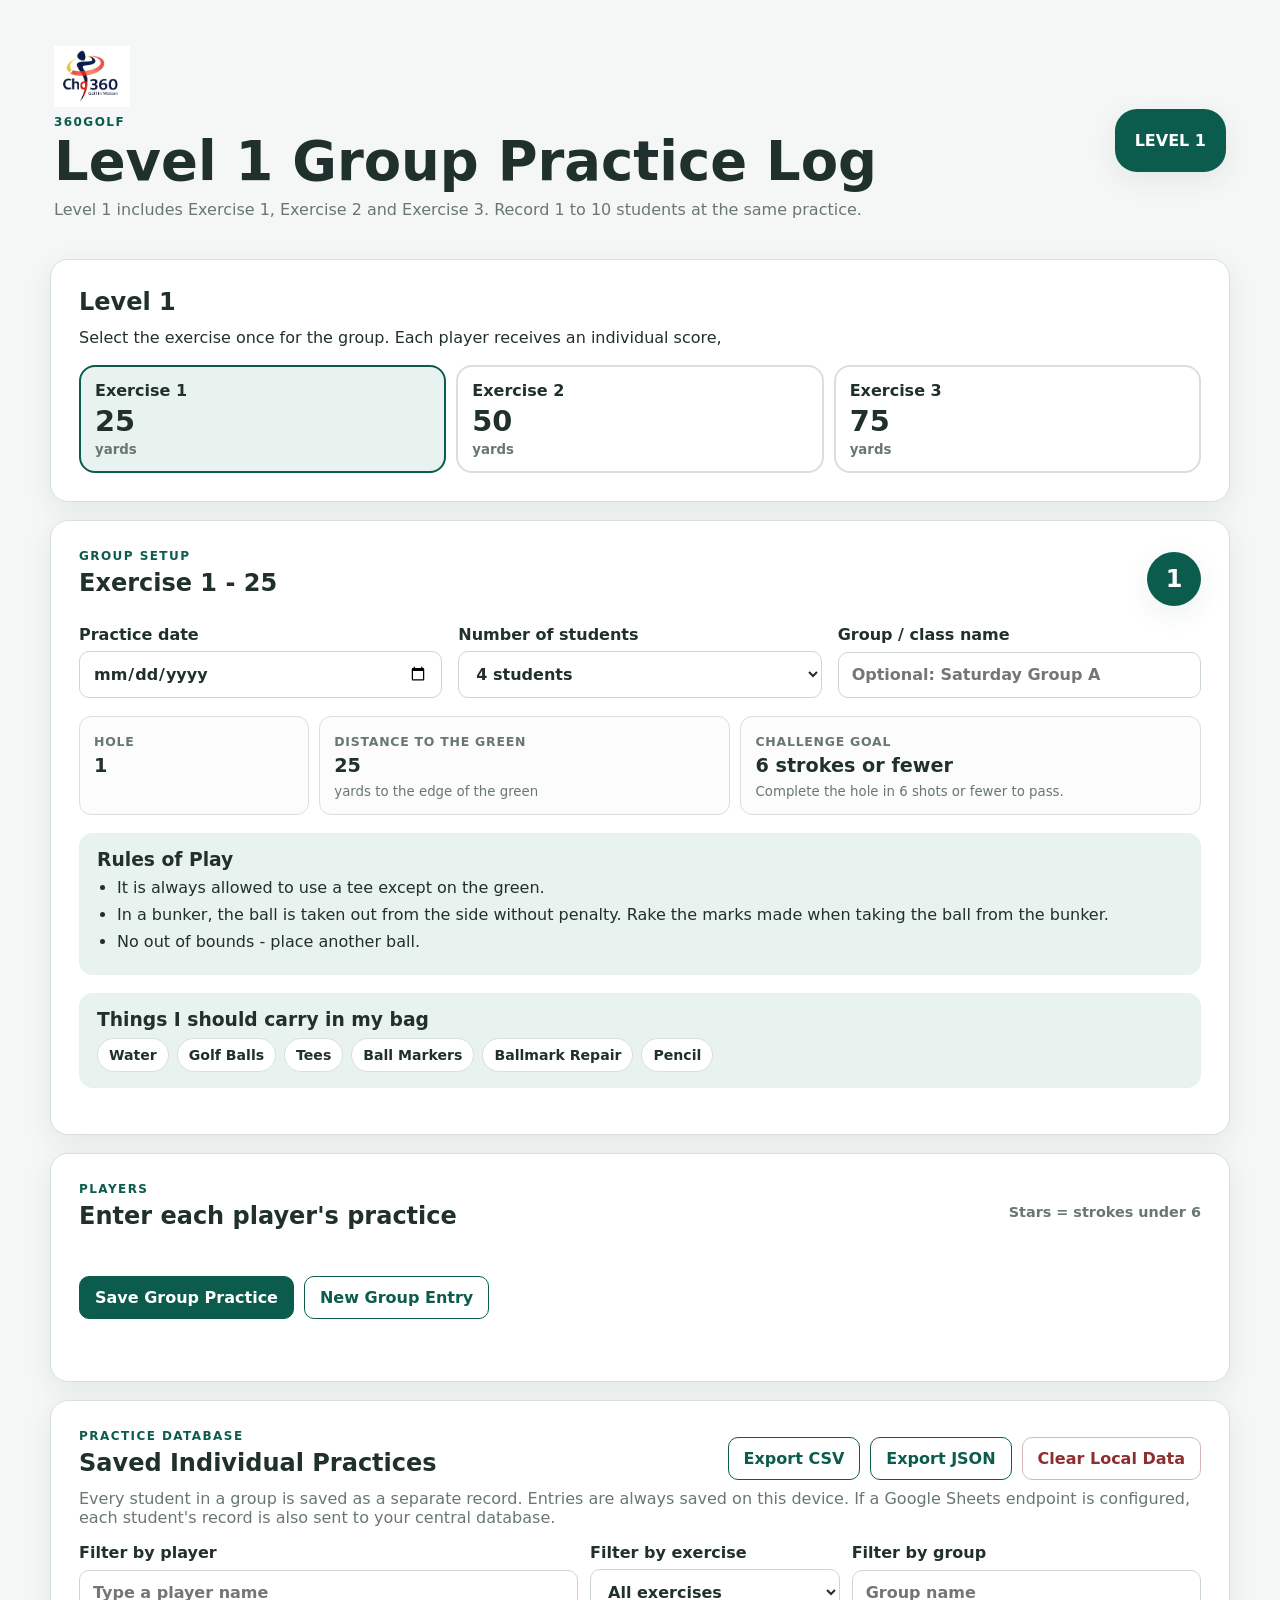
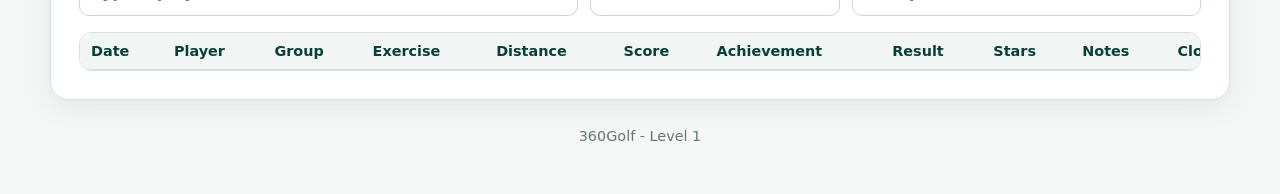
<file: index.html>
<!doctype html>
<html lang="en">
<head>
  <meta charset="utf-8" />
  <meta name="viewport" content="width=device-width,initial-scale=1" />
  <meta name="theme-color" content="#0b5c4d" />
  <title>360Golf - Level 1 Group Practice Log</title>
  <link rel="manifest" href="manifest.webmanifest" />
  <meta name="apple-mobile-web-app-capable" content="yes" />
  <meta name="apple-mobile-web-app-status-bar-style" content="default" />
  <meta name="apple-mobile-web-app-title" content="360Golf Level 1" />
  <link rel="apple-touch-icon" href="apple-touch-icon.png" />
  <link rel="stylesheet" href="styles.css" />
</head>
<body>
  <main class="wrap">
    <header class="hero">
      <div>
        <img class="chq360-logo" src="chq360-logo.png" alt="CHQ 360 Golf in Motion" />
        <p class="eyebrow">360Golf</p>
        <h1>Level 1 Group Practice Log</h1>
        <p class="sub">Level 1 includes Exercise 1, Exercise 2 and Exercise 3. Record 1 to 10 students at the same practice.</p>
      </div>
      <div class="level-badge">LEVEL 1</div>
    </header>

    <section class="card intro">
      <h2>Level 1</h2>
      <p>
        Select the exercise once for the group. Each player receives an individual score,
      </p>

      <div class="stage-summary">
        <button class="stage active" data-exercise="1" type="button">
          <span>Exercise 1</span><strong>25</strong><small>yards</small>
        </button>
        <button class="stage" data-exercise="2" type="button">
          <span>Exercise 2</span><strong>50</strong><small>yards</small>
        </button>
        <button class="stage" data-exercise="3" type="button">
          <span>Exercise 3</span><strong>75</strong><small>yards</small>
        </button>
      </div>
    </section>

    <section class="card">
      <div class="section-head">
        <div>
          <p class="eyebrow">Group Setup</p>
          <h2 id="exerciseTitle">Exercise 1 - 25</h2>
        </div>
        <div class="mini-badge" id="exerciseBadge">1</div>
      </div>

      <div class="grid three">
        <label>
          Practice date
          <input id="practiceDate" type="date" />
        </label>

        <label>
          Number of students
          <select id="studentCount">
            <option value="1">1 student</option>
            <option value="2">2 students</option>
            <option value="3">3 students</option>
            <option value="4" selected>4 students</option>
            <option value="5">5 students</option>
            <option value="6">6 students</option>
            <option value="7">7 students</option>
            <option value="8">8 students</option>
            <option value="9">9 students</option>
            <option value="10">10 students</option>
          </select>
        </label>

        <label>
          Group / class name
          <input id="groupName" type="text" placeholder="Optional: Saturday Group A" />
        </label>
      </div>

      <div class="challenge">
        <div>
          <span class="label">Hole</span>
          <strong>1</strong>
        </div>
        <div>
          <span class="label">Distance to the green</span>
          <strong id="distanceValue">25</strong>
          <small>yards to the edge of the green</small>
        </div>
        <div>
          <span class="label">Challenge goal</span>
          <strong>6 strokes or fewer</strong>
          <small>Complete the hole in 6 shots or fewer to pass.</small>
        </div>
      </div>

      <div class="rules">
        <h3>Rules of Play</h3>
        <ul>
          <li>It is always allowed to use a tee except on the green.</li>
          <li>In a bunker, the ball is taken out from the side without penalty. Rake the marks made when taking the ball from the bunker.</li>
          <li>No out of bounds - place another ball.</li>
        </ul>
      </div>

      <div class="bag">
        <h3>Things I should carry in my bag</h3>
        <div class="chips">
          <span>Water</span>
          <span>Golf Balls</span>
          <span>Tees</span>
          <span>Ball Markers</span>
          <span>Ballmark Repair</span>
          <span>Pencil</span>
        </div>
      </div>
    </section>

    <section class="card">
      <div class="section-head">
        <div>
          <p class="eyebrow">Players</p>
          <h2>Enter each player's practice</h2>
        </div>
        <div class="legend">Stars = strokes under 6</div>
      </div>

      <div id="studentCards" class="student-list"></div>

      <div class="actions">
        <button id="saveGroupBtn" class="primary" type="button">Save Group Practice</button>
        <button id="resetGroupBtn" class="secondary" type="button">New Group Entry</button>
      </div>

      <p id="status" class="status" aria-live="polite"></p>
    </section>

    <section class="card">
      <div class="section-head">
        <div>
          <p class="eyebrow">Practice Database</p>
          <h2>Saved Individual Practices</h2>
        </div>
        <div class="actions compact">
          <button id="exportBtn" class="secondary" type="button">Export CSV</button>
          <button id="exportJsonBtn" class="secondary" type="button">Export JSON</button>
          <button id="clearBtn" class="danger" type="button">Clear Local Data</button>
        </div>
      </div>

      <p class="hint">
        Every student in a group is saved as a separate record. Entries are always saved on this device.
        If a Google Sheets endpoint is configured, each student's record is also sent to your central database.
      </p>

      <div class="filters">
        <label>
          Filter by player
          <input id="filterPlayer" type="search" placeholder="Type a player name" />
        </label>
        <label>
          Filter by exercise
          <select id="filterExercise">
            <option value="">All exercises</option>
            <option value="1">Exercise 1</option>
            <option value="2">Exercise 2</option>
            <option value="3">Exercise 3</option>
          </select>
        </label>
        <label>
          Filter by group
          <input id="filterGroup" type="search" placeholder="Group name" />
        </label>
      </div>

      <div class="table-wrap">
        <table>
          <thead>
            <tr>
              <th>Date</th>
              <th>Player</th>
              <th>Group</th>
              <th>Exercise</th>
              <th>Distance</th>
              <th>Score</th>
              <th>Achievement</th>
              <th>Result</th>
              <th>Stars</th>
              <th>Notes</th>
              <th>Cloud</th>
            </tr>
          </thead>
          <tbody id="practiceRows"></tbody>
        </table>
      </div>
    </section>

    <footer>360Golf - Level 1</footer>
  </main>

  <script src="config.js"></script>
  <script src="app.js"></script>
</body>
</html>
</file>
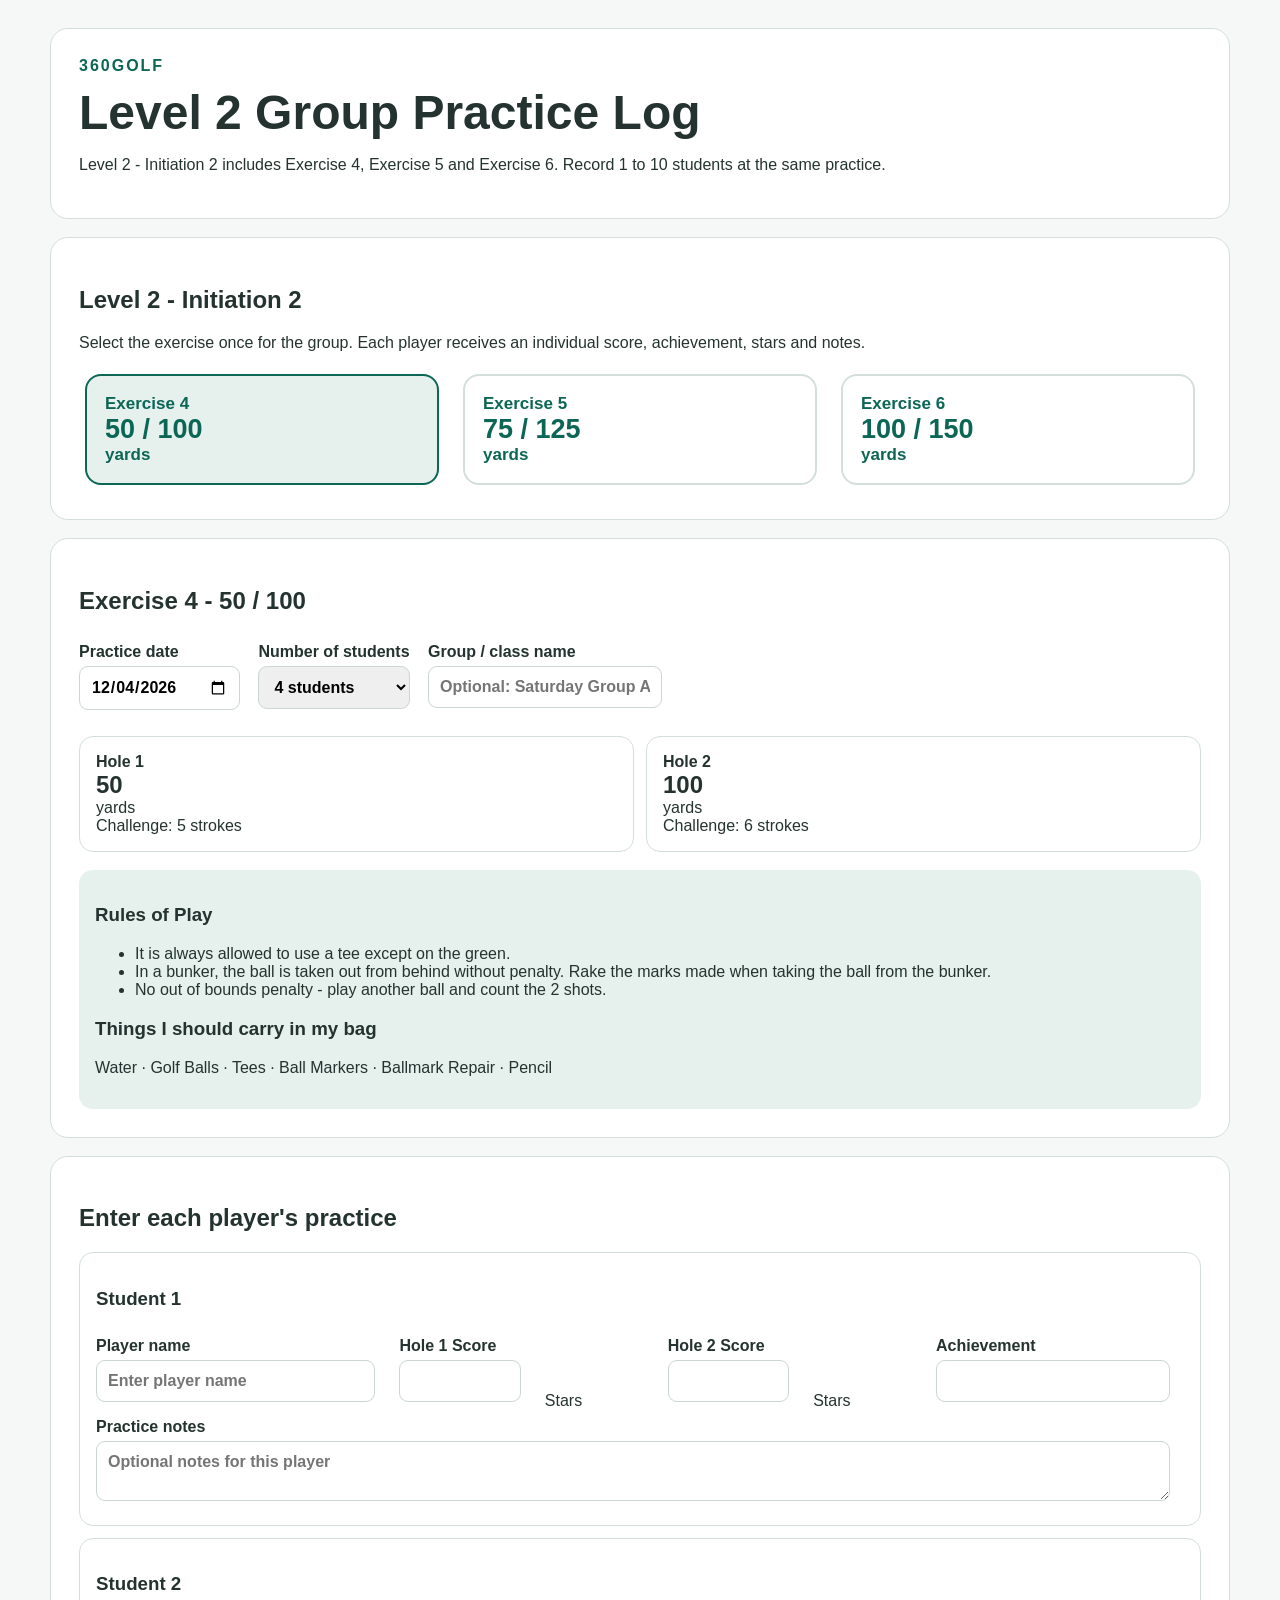
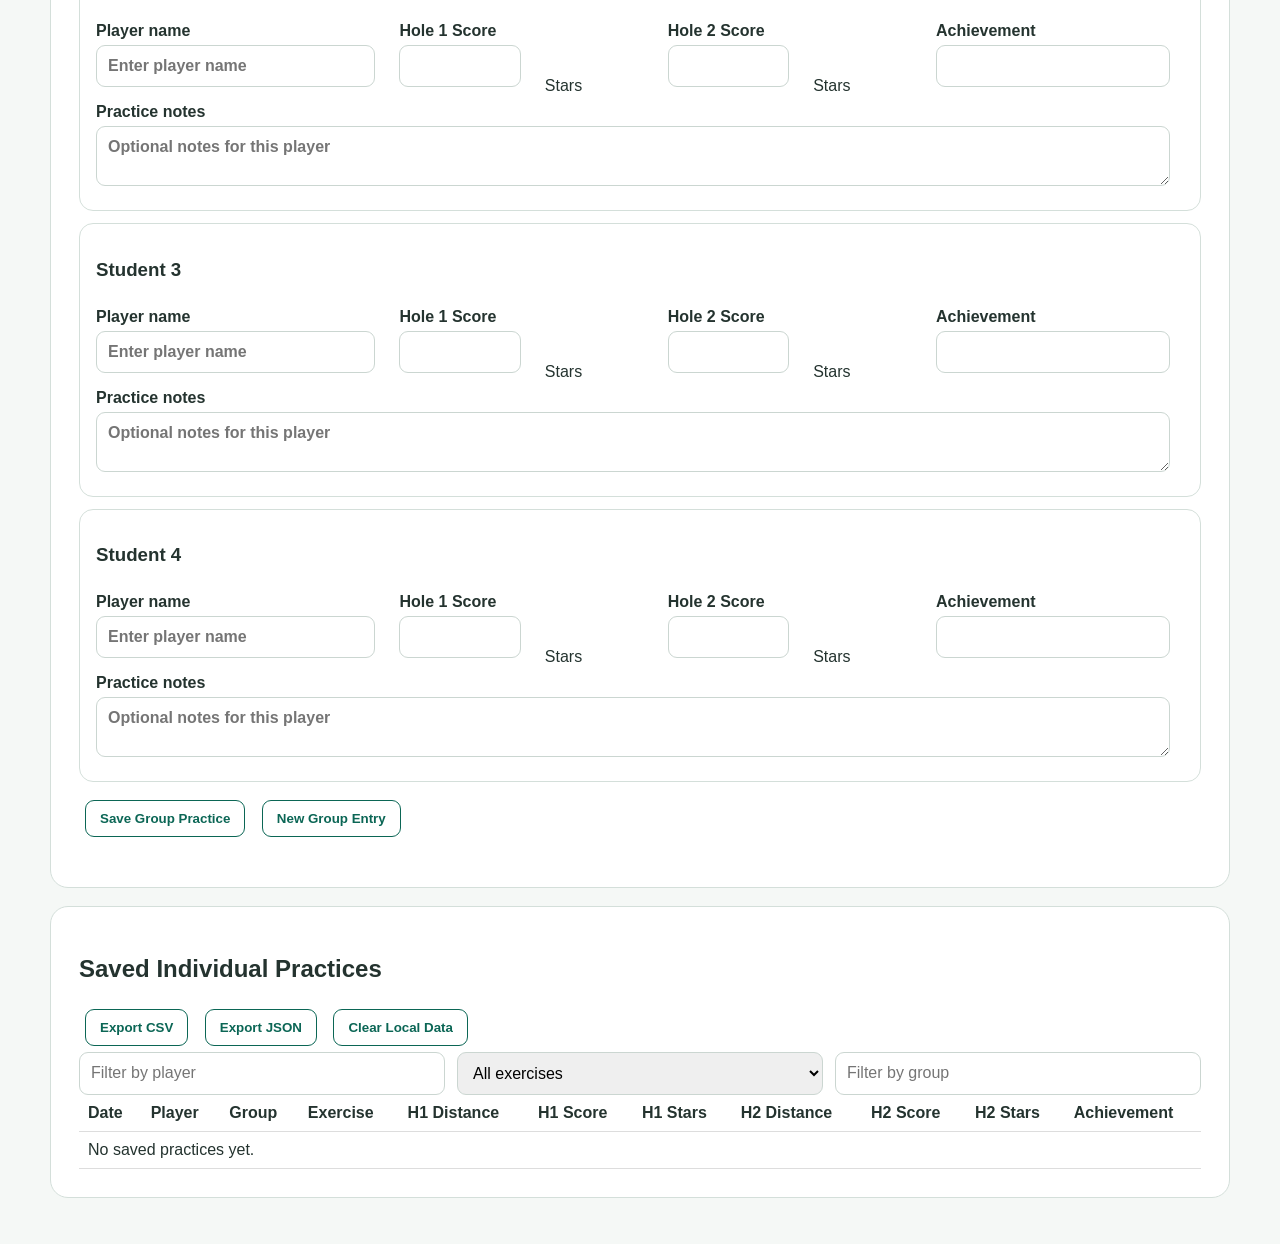
<file: level2/index.html>
<!doctype html>
<html lang="en">
<head>
  <meta charset="utf-8">
  <meta name="viewport" content="width=device-width,initial-scale=1">
  <title>360Golf Level 2</title>
  <link rel="stylesheet" href="styles.css">
</head>
<body>

<main>
  <header>
    <b>360GOLF</b>
    <h1>Level 2 Group Practice Log</h1>
    <p>Level 2 - Initiation 2 includes Exercise 4, Exercise 5 and Exercise 6. Record 1 to 10 students at the same practice.</p>
  </header>

  <section>
    <h2>Level 2 - Initiation 2</h2>
    <p>Select the exercise once for the group. Each player receives an individual score, achievement, stars and notes.</p>

    <div id="ex">
      <button data-e="4">
        Exercise 4<br>
        <strong>50 / 100</strong><br>
        yards
      </button>

      <button data-e="5">
        Exercise 5<br>
        <strong>75 / 125</strong><br>
        yards
      </button>

      <button data-e="6">
        Exercise 6<br>
        <strong>100 / 150</strong><br>
        yards
      </button>
    </div>
  </section>

  <section>
    <h2 id="title">Exercise 4 - 50 / 100</h2>

    <label>
      Practice date
      <input id="date" type="date">
    </label>

    <label>
      Number of students
      <select id="count">
        <option value="1">1 student</option>
        <option value="2">2 students</option>
        <option value="3">3 students</option>
        <option value="4" selected>4 students</option>
        <option value="5">5 students</option>
        <option value="6">6 students</option>
        <option value="7">7 students</option>
        <option value="8">8 students</option>
        <option value="9">9 students</option>
        <option value="10">10 students</option>
      </select>
    </label>

    <label>
      Group / class name
      <input id="group" placeholder="Optional: Saturday Group A">
    </label>

    <div class="holes">
      <div>
        <b>Hole 1</b>
        <span id="d1">50</span> yards
        <br>
        Challenge: 5 strokes
      </div>

      <div>
        <b>Hole 2</b>
        <span id="d2">100</span> yards
        <br>
        Challenge: 6 strokes
      </div>
    </div>

    <div class="rules">
      <h3>Rules of Play</h3>
      <ul>
        <li>It is always allowed to use a tee except on the green.</li>
        <li>In a bunker, the ball is taken out from behind without penalty. Rake the marks made when taking the ball from the bunker.</li>
        <li>No out of bounds penalty - play another ball and count the 2 shots.</li>
      </ul>

      <h3>Things I should carry in my bag</h3>
      <p>Water · Golf Balls · Tees · Ball Markers · Ballmark Repair · Pencil</p>
    </div>
  </section>

  <section>
    <h2>Enter each player's practice</h2>

    <div id="players"></div>

    <button id="save">Save Group Practice</button>
    <button id="new">New Group Entry</button>

    <p id="status"></p>
  </section>

  <section>
    <h2>Saved Individual Practices</h2>

    <button id="csv">Export CSV</button>
    <button id="json">Export JSON</button>
    <button id="clear">Clear Local Data</button>

    <div class="filters">
      <input id="fp" placeholder="Filter by player">

      <select id="fe">
        <option value="">All exercises</option>
        <option value="4">Exercise 4</option>
        <option value="5">Exercise 5</option>
        <option value="6">Exercise 6</option>
      </select>

      <input id="fg" placeholder="Filter by group">
    </div>

    <div class="table">
      <table>
        <thead>
          <tr>
            <th>Date</th>
            <th>Player</th>
            <th>Group</th>
            <th>Exercise</th>
            <th>H1 Distance</th>
            <th>H1 Score</th>
            <th>H1 Stars</th>
            <th>H2 Distance</th>
            <th>H2 Score</th>
            <th>H2 Stars</th>
            <th>Achievement</th>
            <th>Notes</th>
          </tr>
        </thead>

        <tbody id="rows"></tbody>
      </table>
    </div>
  </section>
</main>

<script src="app.js"></script>

</body>
</html>
</file>
<file: styles.css>
:root {
  --green: #0b5c4d;
  --green-dark: #083f36;
  --green-soft: #e8f2ee;
  --ink: #20302c;
  --muted: #687771;
  --bg: #f4f7f5;
  --card: #ffffff;
  --line: #d7e0dc;
  --danger: #8e2f2f;
  --shadow: 0 8px 28px rgba(22, 53, 45, .08);
}

* { box-sizing: border-box; }

body {
  margin: 0;
  font-family: Inter, ui-sans-serif, system-ui, -apple-system, BlinkMacSystemFont, "Segoe UI", sans-serif;
  color: var(--ink);
  background: var(--bg);
}

.wrap {
  width: min(1180px, calc(100% - 28px));
  margin: 0 auto;
  padding: 28px 0 50px;
}

.hero {
  display: flex;
  justify-content: space-between;
  gap: 18px;
  align-items: center;
  padding: 18px 4px 24px;
}

h1, h2, h3, p { margin-top: 0; }

h1 {
  font-size: clamp(2rem, 5vw, 3.4rem);
  line-height: 1;
  margin-bottom: 10px;
}

h2 { margin-bottom: 12px; }
h3 { margin-bottom: 8px; }

.eyebrow {
  text-transform: uppercase;
  letter-spacing: .12em;
  font-size: .75rem;
  font-weight: 800;
  color: var(--green);
  margin-bottom: 6px;
}

.sub, .hint, small { color: var(--muted); }

.level-badge, .mini-badge {
  background: var(--green);
  color: white;
  border-radius: 22px;
  font-weight: 900;
  box-shadow: var(--shadow);
}

.level-badge {
  padding: 22px 20px;
  min-width: 105px;
  text-align: center;
}

.mini-badge {
  width: 54px;
  height: 54px;
  border-radius: 50%;
  display: grid;
  place-items: center;
  font-size: 1.5rem;
}

.card {
  background: var(--card);
  border: 1px solid var(--line);
  border-radius: 18px;
  padding: clamp(18px, 4vw, 28px);
  margin-bottom: 18px;
  box-shadow: var(--shadow);
}

.stage-summary {
  display: grid;
  grid-template-columns: repeat(3, 1fr);
  gap: 10px;
  margin-top: 18px;
}

.stage {
  border: 2px solid var(--line);
  background: white;
  border-radius: 16px;
  padding: 14px;
  cursor: pointer;
  color: var(--ink);
  text-align: left;
  transition: .15s ease;
}

.stage:hover, .stage.active {
  border-color: var(--green);
  background: var(--green-soft);
}

.stage span, .stage strong, .stage small { display: block; }
.stage strong { font-size: 1.8rem; margin: 4px 0; }

.grid {
  display: grid;
  gap: 16px;
  margin: 16px 0;
}

.grid.two { grid-template-columns: repeat(2, minmax(0, 1fr)); }
.grid.three { grid-template-columns: repeat(3, minmax(0, 1fr)); }

label {
  display: grid;
  gap: 7px;
  font-weight: 750;
}

input, textarea, select {
  width: 100%;
  border: 1.5px solid #cbd6d1;
  border-radius: 10px;
  padding: 12px 13px;
  font: inherit;
  color: var(--ink);
  background: white;
}

input:focus, textarea:focus, select:focus {
  outline: 3px solid rgba(11, 92, 77, .12);
  border-color: var(--green);
}

.challenge {
  display: grid;
  grid-template-columns: .7fr 1.25fr 1.4fr;
  gap: 10px;
  margin: 18px 0;
}

.challenge > div, .result-box {
  border: 1px solid var(--line);
  background: #fbfcfb;
  border-radius: 12px;
  padding: 14px;
}

.challenge strong, .result-box strong {
  display: block;
  font-size: 1.2rem;
  margin: 4px 0;
}

.label {
  color: var(--muted);
  font-size: .78rem;
  font-weight: 800;
  text-transform: uppercase;
  letter-spacing: .06em;
}

.rules, .bag {
  background: var(--green-soft);
  border-radius: 14px;
  padding: 16px 18px;
  margin: 18px 0;
}

.rules ul {
  margin: 8px 0 0 20px;
  padding: 0;
}

.rules li { margin: 8px 0; }

.chips {
  display: flex;
  flex-wrap: wrap;
  gap: 8px;
}

.chips span {
  background: white;
  border: 1px solid var(--line);
  border-radius: 999px;
  padding: 8px 11px;
  font-weight: 700;
  font-size: .88rem;
}

.section-head {
  display: flex;
  justify-content: space-between;
  gap: 14px;
  align-items: center;
}

.legend {
  color: var(--muted);
  font-size: .9rem;
  font-weight: 700;
}

.student-list {
  display: grid;
  gap: 14px;
  margin-top: 16px;
}

.student-card {
  border: 1px solid var(--line);
  border-radius: 16px;
  padding: 16px;
  background: #fcfdfc;
}

.student-card h3 {
  display: flex;
  align-items: center;
  gap: 10px;
}

.student-number {
  width: 32px;
  height: 32px;
  border-radius: 50%;
  background: var(--green);
  color: white;
  display: inline-grid;
  place-items: center;
  font-size: .95rem;
}

.student-fields {
  display: grid;
  grid-template-columns: 1.35fr .65fr .75fr .65fr;
  gap: 12px;
  align-items: end;
}

.student-extra {
  display: grid;
  grid-template-columns: 1.6fr 1fr 1fr;
  gap: 12px;
  margin-top: 12px;
}

.result-inline {
  border: 1px solid var(--line);
  background: white;
  border-radius: 10px;
  padding: 10px 12px;
  min-height: 47px;
}

.result-inline strong {
  display: block;
  margin-top: 2px;
}

.actions {
  display: flex;
  flex-wrap: wrap;
  gap: 10px;
  margin-top: 18px;
}

.actions.compact { margin-top: 0; }

button {
  font: inherit;
  font-weight: 800;
}

.primary, .secondary, .danger {
  border-radius: 10px;
  padding: 11px 15px;
  cursor: pointer;
}

.primary {
  border: 1px solid var(--green);
  background: var(--green);
  color: white;
}

.secondary {
  border: 1px solid var(--green);
  background: white;
  color: var(--green);
}

.danger {
  border: 1px solid #d9b7b7;
  background: white;
  color: var(--danger);
}

.status {
  margin: 12px 0 0;
  min-height: 1.4em;
  font-weight: 700;
}

.status.ok { color: var(--green); }
.status.error { color: var(--danger); }

.filters {
  display: grid;
  grid-template-columns: 2fr 1fr 1.4fr;
  gap: 12px;
  margin: 16px 0;
}

.table-wrap {
  overflow-x: auto;
  border: 1px solid var(--line);
  border-radius: 12px;
}

table {
  width: 100%;
  border-collapse: collapse;
  min-width: 1180px;
  background: white;
}

th, td {
  padding: 10px 11px;
  border-bottom: 1px solid var(--line);
  text-align: left;
  vertical-align: top;
  font-size: .9rem;
}

th {
  position: sticky;
  top: 0;
  background: #f1f5f3;
  color: var(--green-dark);
  z-index: 1;
}

tr:last-child td { border-bottom: 0; }

.pass {
  font-weight: 900;
  color: var(--green);
}

.not-pass {
  font-weight: 900;
  color: var(--danger);
}

footer {
  text-align: center;
  color: var(--muted);
  font-size: .9rem;
  padding-top: 10px;
}

@media (max-width: 900px) {
  .student-fields, .student-extra, .grid.three, .challenge, .filters {
    grid-template-columns: 1fr;
  }
}

@media (max-width: 760px) {
  .wrap { width: min(100% - 18px, 1180px); padding-top: 14px; }
  .hero { align-items: flex-start; }
  .level-badge { padding: 15px 12px; min-width: 82px; }
  .stage-summary { grid-template-columns: 1fr; }
  .section-head { align-items: flex-start; flex-direction: column; }
  .actions.compact { width: 100%; }
}

@media print {
  body { background: white; }
  .card { box-shadow: none; break-inside: avoid; }
  .actions, .filters, #clearBtn { display: none !important; }
}

/* Small CHQ 360 logo; existing layout and behavior unchanged */
.chq360-logo { display:block; width:76px; max-width:100%; height:auto; margin:0 0 8px; }
</file>
<file: level2/styles.css>
body {
  margin: 0;
  background: #f5f8f6;
  color: #24332f;
  font-family: Arial, sans-serif;
}

main {
  max-width: 1180px;
  margin: auto;
  padding: 28px 12px;
}

header,
section {
  background: #fff;
  border: 1px solid #d4dfda;
  border-radius: 18px;
  padding: 28px;
  margin-bottom: 18px;
}

header b {
  color: #0b6655;
  letter-spacing: 2px;
}

h1 {
  font-size: 48px;
  margin: 10px 0;
}

#ex,
.holes,
.filters {
  display: grid;
  grid-template-columns: repeat(3, 1fr);
  gap: 12px;
}

#ex button {
  padding: 18px;
  text-align: left;
  border: 2px solid #d4dfda;
  border-radius: 16px;
  background: white;
  font-size: 17px;
}

#ex button.active {
  border-color: #0b6655;
  background: #e6f1ed;
}

#ex strong {
  font-size: 27px;
}

.holes {
  grid-template-columns: 1fr 1fr;
  margin: 18px 0;
}

.holes div,
.player {
  border: 1px solid #d4dfda;
  border-radius: 14px;
  padding: 16px;
}

.holes span {
  font-size: 24px;
  font-weight: bold;
  display: block;
}

.rules {
  background: #e6f1ed;
  border-radius: 14px;
  padding: 16px;
  margin-top: 16px;
}

label {
  display: inline-grid;
  gap: 5px;
  margin: 8px 14px 8px 0;
  font-weight: bold;
}

input,
select,
textarea {
  padding: 11px;
  border: 1px solid #cbd6d1;
  border-radius: 9px;
  font: inherit;
}

.player {
  margin: 12px 0;
}

.fields {
  display: grid;
  grid-template-columns: 1.3fr .6fr .5fr .6fr .5fr .9fr;
  gap: 10px;
  align-items: end;
}

.player textarea {
  width: 100%;
  box-sizing: border-box;
}

button {
  padding: 10px 14px;
  margin: 6px;
  border: 1px solid #0b6655;
  border-radius: 9px;
  background: white;
  color: #0b6655;
  font-weight: bold;
  cursor: pointer;
}

.table {
  overflow: auto;
}

table {
  border-collapse: collapse;
  min-width: 1200px;
  width: 100%;
}

th,
td {
  padding: 9px;
  border-bottom: 1px solid #ddd;
  text-align: left;
}

@media (max-width: 900px) {
  #ex,
  .holes,
  .filters,
  .fields {
    grid-template-columns: 1fr;
  }
}
</file>
